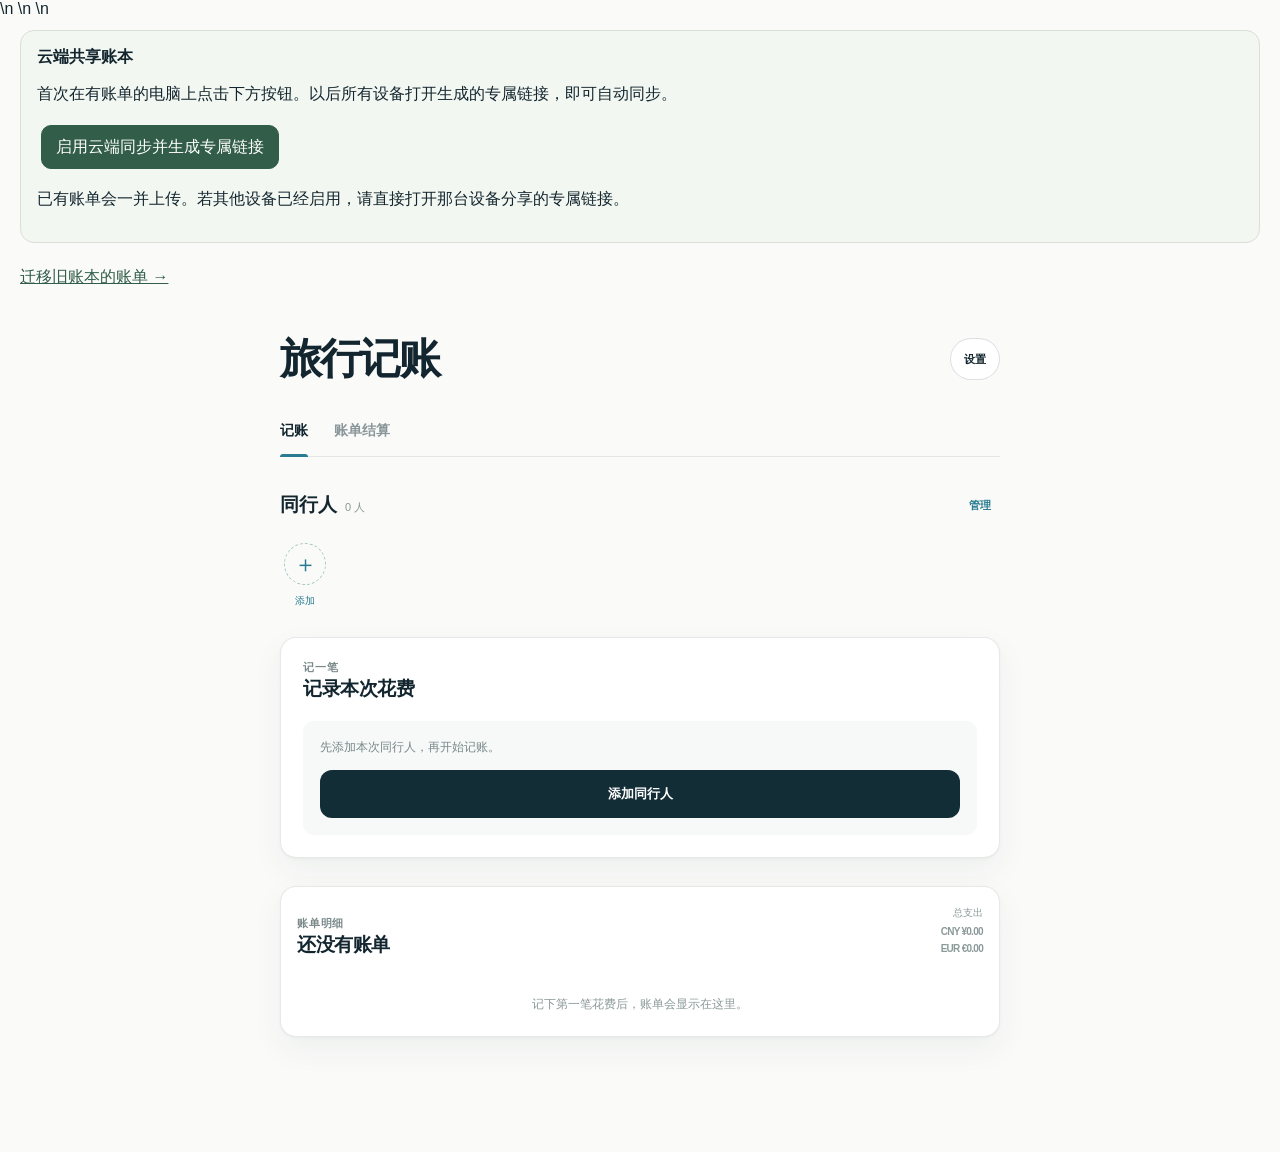
<file: index.html>
<!doctype html>
<html lang="zh-CN">
<head>
  <meta charset="utf-8">
  <meta name="viewport" content="width=device-width, initial-scale=1, viewport-fit=cover">
  <meta name="theme-color" content="#fafbf9">
  <meta name="format-detection" content="telephone=no">
  <meta name="apple-mobile-web-app-capable" content="yes">
  <meta name="apple-mobile-web-app-status-bar-style" content="default">
  <meta name="referrer" content="no-referrer">\n  <meta http-equiv="Cache-Control" content="no-cache, no-store, must-revalidate">\n  <meta http-equiv="Pragma" content="no-cache">\n  <meta http-equiv="Expires" content="0">
  <title>旅行记账</title>
  <link rel="stylesheet" href="./styles.css?v=20260922">
  <link rel="stylesheet" href="./ledger.css?v=20260922">
  <script src="./runtime-storage.js?v=20260922" defer></script>
  <script src="./ledger.js?v=cloud1" defer></script>
  <script src="./ledger-cloud-supabase.js?v=20260922-2" defer></script>
</head>
<body data-active-view="ledger">
  <main class="ledger-view" id="ledger-view">
<style>
#sync-panel{margin:12px 20px;padding:16px;border:1px solid #d8e0d8;border-radius:14px;background:#f3f7f1}
#sync-panel button{min-height:44px;padding:10px 14px;margin:4px;border:1px solid #315d49;border-radius:10px;background:#315d49;color:white;font:inherit;cursor:pointer;touch-action:manipulation}
#sync-panel button:disabled{opacity:.55}
#sync-link{box-sizing:border-box;width:100%;padding:12px;font:inherit}
</style>
<section id="sync-panel">
<strong>云端共享账本</strong><p id="sync-status" role="status">正在加载…</p>
<div id="sync-local"><button id="sync-create" type="button">启用云端同步并生成专属链接</button><p>已有账单会一并上传。若其他设备已经启用，请直接打开那台设备分享的专属链接。</p></div>
<div id="sync-connected" hidden><button id="sync-copy" type="button">复制专属链接 · 发到手机</button><button id="sync-reload" type="button">读取云端最新</button><input id="sync-link" hidden readonly aria-label="专属账本链接"><p>所有设备打开同一个专属链接，即可直接查看、编辑同一份云端账单。持有链接的人拥有读写权限，请私下分享。</p><small>保存成功后显示“已同步到云端”。空闲页面约每 8 秒自动读取其他设备的新修改，正在填写时不会打断。</small><details><summary>本设备管理</summary><button id="sync-disconnect" type="button">断开并查看原本地账本</button></details></div>
</section>
    <p style="padding:12px 20px;margin:0"><a href="./ledger-migrate.html" style="color:#315d49">迁移旧账本的账单 →</a></p>
    <div
      id="ledger-root"
      data-trip-id="italy-2026-10"
      data-ledger-persistence="local"
      aria-live="polite"></div>
  </main>
</body>
</html>
</file>
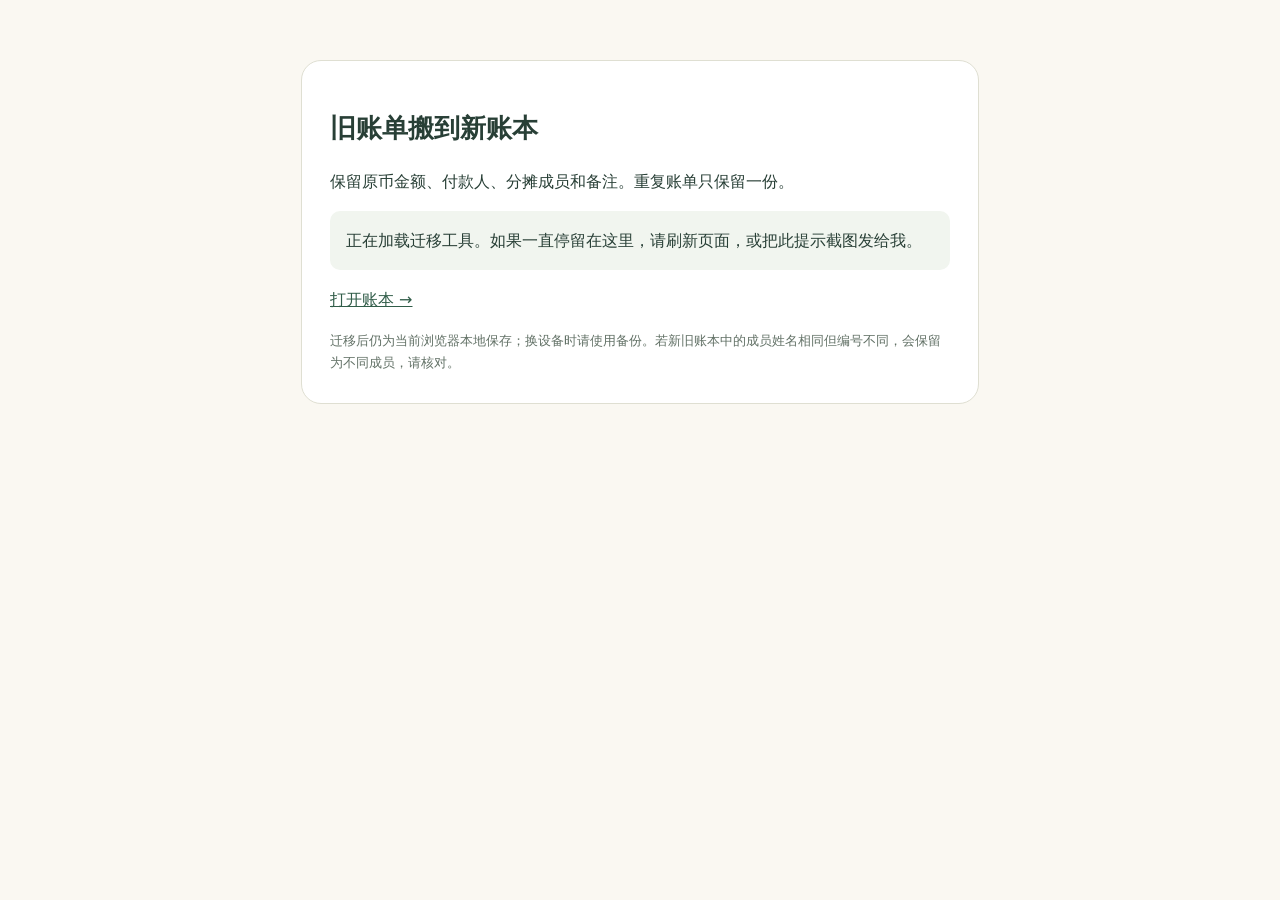
<file: ledger-migrate.html>
<!doctype html><html lang="zh-CN"><head><meta charset="utf-8"><meta name="viewport" content="width=device-width,initial-scale=1"><title>账单迁移</title><style>
body{font:16px/1.7 system-ui,sans-serif;background:#faf8f2;color:#283f36;margin:0;padding:24px}main{max-width:620px;margin:36px auto;padding:28px;background:white;border:1px solid #dfdfd2;border-radius:20px}h1{font-size:26px}button,.link{display:inline-block;background:#315d49;color:white;border:0;border-radius:10px;padding:12px 18px;margin:8px 8px 8px 0;font:inherit;cursor:pointer;text-decoration:none}a{color:#315d49}#status{white-space:pre-wrap;padding:16px;background:#f1f5ef;border-radius:10px}small{display:block;color:#627166}input{max-width:100%}[hidden]{display:none!important}
</style><script src="./ledger-migrate.js?v=2" defer></script></head><body><main><h1 id="title">旧账单搬到新账本</h1><p>保留原币金额、付款人、分摊成员和备注。重复账单只保留一份。</p><p id="status" role="status">正在加载迁移工具。如果一直停留在这里，请刷新页面，或把此提示截图发给我。</p>
<section id="source" hidden><button id="show-text">生成备份文本</button><div id="text-area" hidden><textarea id="transfer-text" readonly rows="8" style="width:100%;box-sizing:border-box" aria-label="旧账单备份文本"></textarea><button id="copy-text">复制全部文本</button><p><a class="link" href="https://nefertaly0217.github.io/travel-ledger/ledger-migrate.html?v=2">前往新账本粘贴 →</a></p></div><button id="send">发送到新账本</button><button id="download">下载旧账本备份</button><p><a href="https://nefertaly0217.github.io/travel-ledger/ledger-migrate.html" target="_blank" rel="noopener">打开新账本迁移页</a></p></section>
<section id="target" hidden><p><a class="link" href="https://travel.nefertaly0217.workers.dev/ledger-migrate.html?v=2">前往旧账本复制数据 →</a></p><label for="paste-text">粘贴旧账本的完整备份文本</label><textarea id="paste-text" rows="6" style="width:100%;box-sizing:border-box" placeholder="在旧账本点击“生成备份文本”，复制后粘贴到这里"></textarea><button id="read-text">读取粘贴的账单</button><hr><button id="open">读取旧账本</button><button id="import" hidden>确认迁移</button><details><summary>弹窗无法使用？用备份文件迁移</summary><p>在原来记账的浏览器中<a href="https://travel.nefertaly0217.workers.dev/ledger-migrate.html" target="_blank" rel="noopener">打开旧账本导出页</a>，下载备份，然后在这里选择文件。</p><input id="file" type="file" accept=".json,application/json"><small>备份文件包含账单资料，请自行保管。</small></details></section><p><a id="home" href="./#ledger">打开账本 →</a></p><small>迁移后仍为当前浏览器本地保存；换设备时请使用备份。若新旧账本中的成员姓名相同但编号不同，会保留为不同成员，请核对。</small></main></body></html>
</file>
<file: styles.css>
:root {
  --paper: #fafbf9;
  --surface: #ffffff;
  --ink: #13262f;
  --muted: #66757a;
  --line: #d7dfdc;
  --lake: #287b90;
  --lake-soft: #d9ebee;
  --safe-top: env(safe-area-inset-top, 0px);
  --safe-bottom: env(safe-area-inset-bottom, 0px);
}

* { box-sizing: border-box; }

html {
  min-height: 100%;
  background: var(--paper);
  scroll-behavior: smooth;
}

body {
  min-height: 100vh;
  min-height: 100dvh;
  margin: 0;
  color: var(--ink);
  background: var(--paper);
  font-family: -apple-system, BlinkMacSystemFont, "PingFang SC", "Hiragino Sans GB", "Microsoft YaHei", sans-serif;
  -webkit-font-smoothing: antialiased;
  -webkit-tap-highlight-color: transparent;
}

button, input, select { font: inherit; }
button { color: inherit; }
button, a { touch-action: manipulation; }

.ledger-view {
  min-height: 100vh;
  min-height: 100dvh;
}

.ledger-app {
  padding-top: max(30px, var(--safe-top));
}
</file>
<file: ledger.css>
/* Primary travel / ledger view switch. Ledger component styles follow below. */
[data-site-view][hidden] { display: none !important; }

.topbar .primary-navigation {
  display: flex;
  align-items: center;
  gap: 4px;
}

.travel-navigation { position: relative; }
.travel-navigation summary {
  position: relative;
  min-height: 44px;
  padding: 0 9px;
  display: inline-flex;
  align-items: center;
  gap: 4px;
  color: var(--muted);
  cursor: pointer;
  list-style: none;
  font-size: 12px;
  font-weight: 680;
}
.travel-navigation summary::-webkit-details-marker { display: none; }
.travel-navigation summary span { transition: transform .18s ease; }
.travel-navigation[open] summary span { transform: rotate(180deg); }
.travel-navigation summary[aria-current="page"],
.topbar .primary-navigation__ledger[aria-current="page"] { color: var(--ink); }
.travel-navigation summary[aria-current="page"]::after,
.topbar .primary-navigation__ledger[aria-current="page"]::after {
  content: "";
  position: absolute;
  left: 9px;
  right: 9px;
  bottom: 0;
  height: 2px;
  border-radius: 2px 2px 0 0;
  background: var(--lake);
}

.topbar .primary-navigation__ledger {
  position: relative;
  min-width: 44px;
  min-height: 44px;
  padding: 0 7px;
  display: inline-flex;
  align-items: center;
  justify-content: center;
  color: var(--muted);
  text-decoration: none;
  font-size: 12px;
  font-weight: 680;
}

.travel-navigation-menu {
  position: fixed;
  z-index: 40;
  top: calc(54px + var(--safe-top));
  left: 14px;
  right: 14px;
  width: min(420px, calc(100vw - 28px));
  margin-inline: auto;
  padding: 9px;
  display: grid;
  grid-template-columns: repeat(auto-fit, minmax(64px, 1fr));
  gap: 5px;
  border: 1px solid rgba(19, 38, 47, .1);
  border-radius: 15px;
  background: rgba(255, 255, 255, .97);
  box-shadow: 0 16px 44px rgba(19, 38, 47, .14);
  -webkit-backdrop-filter: blur(18px);
  backdrop-filter: blur(18px);
}

.topbar .travel-navigation-menu a {
  min-width: 0;
  min-height: 42px;
  padding: 0 6px;
  border-radius: 9px;
  color: #526166;
  background: #f4f7f5;
  font-size: 11px;
  font-weight: 690;
}
.topbar .travel-navigation-menu a:active { color: white; background: var(--ink); }

.ledger-view {
  min-height: calc(100vh - 48px);
  min-height: calc(100dvh - 48px);
  background: #fafbf9;
}
.ledger-view:not([hidden]) { animation: ledger-view-in .16s ease-out; }
body[data-active-view="ledger"] { background: #fafbf9; }
body[data-active-view="ledger"] .topbar { background: rgba(250, 251, 249, .93); }

@keyframes ledger-view-in {
  from { opacity: .45; transform: translateY(4px); }
  to { opacity: 1; transform: translateY(0); }
}

@media (max-width: 380px) {
  .wordmark span { display: none; }
  .travel-navigation summary { padding-inline: 7px; }
  .travel-navigation summary[aria-current="page"]::after { left: 7px; right: 7px; }
}

@media (prefers-reduced-motion: reduce) {
  .ledger-view:not([hidden]) { animation: none; }
}

/* Travel ledger: quiet white surfaces, circular people, and tabular totals. */
.ledger-app {
  width: min(100%, 720px);
  min-height: calc(100vh - 48px);
  min-height: calc(100dvh - 48px);
  margin: 0 auto;
  padding: 30px 18px calc(58px + var(--safe-bottom));
  color: var(--ink);
  font-variant-numeric: tabular-nums;
}
.ledger-app button, .ledger-app input, .ledger-app select { font-family: inherit; }
.ledger-app h1, .ledger-app h2, .ledger-app h3, .ledger-app p { margin: 0; }
.ledger-page-header { display: flex; align-items: center; justify-content: space-between; gap: 18px; }
.ledger-page-header h1 { font-size: clamp(30px, 9vw, 42px); line-height: 1; letter-spacing: -.055em; font-weight: 820; }
.ledger-header-actions { display: flex; align-items: center; gap: 5px; }
.ledger-text-button, .ledger-icon-button {
  min-height: 42px; padding: 0 9px; border: 0; border-radius: 9px;
  color: var(--lake); background: transparent; cursor: pointer; font-size: 11px; font-weight: 740;
}
.ledger-icon-button { padding: 0 13px; border: 1px solid rgba(19,38,47,.14); border-radius: 999px; color: var(--ink); background: #fff; }
.ledger-text-button:hover, .ledger-icon-button:hover { background: #edf5f4; }
.ledger-text-button:active, .ledger-icon-button:active, .ledger-primary-button:active, .ledger-secondary-button:active { transform: translateY(1px); }
.ledger-danger-button { color: #aa5d4d; }
.ledger-tabs { display: flex; gap: 26px; margin-top: 26px; border-bottom: 1px solid rgba(19,38,47,.1); }
.ledger-tab { position: relative; min-height: 50px; padding: 0; border: 0; color: #899598; background: transparent; cursor: pointer; font-size: 14px; font-weight: 740; }
.ledger-tab::after { content: ""; position: absolute; left: 0; right: 0; bottom: -1px; height: 3px; border-radius: 3px 3px 0 0; background: transparent; }
.ledger-tab.ledger-is-active { color: var(--ink); }
.ledger-tab.ledger-is-active::after { background: var(--lake); }
.ledger-live { min-height: 0; margin-top: 8px; color: var(--lake); font-size: 11px; line-height: 1.4; }
.ledger-live:empty { display: none; }
.ledger-tab-panel[hidden] { display: none; }
.ledger-section-heading { display: flex; align-items: flex-end; justify-content: space-between; gap: 14px; }
.ledger-section-heading h2 { margin-top: 4px; font-size: 19px; line-height: 1.2; letter-spacing: -.025em; font-weight: 790; }
.ledger-section-kicker { color: #7b898b; font-size: 11px; line-height: 1.3; font-weight: 760; letter-spacing: .07em; }
.ledger-soft-count { color: #8a9798; font-size: 11px; }

.ledger-members-strip { margin-top: 27px; }
.ledger-members-strip-heading { display: flex; align-items: center; justify-content: space-between; gap: 12px; }
.ledger-members-strip-heading > div { display: flex; align-items: baseline; gap: 8px; }
.ledger-members-strip-heading strong { font-size: 19px; font-weight: 790; }
.ledger-members-strip-heading span { color: #8a9798; font-size: 11px; }
.ledger-members-inline { display: flex; flex-wrap: wrap; gap: 18px 22px; margin-top: 17px; }
.ledger-person-static, .ledger-add-person { width: 50px; display: grid; justify-items: center; gap: 6px; color: #748184; font-size: 10px; text-align: center; }
.ledger-add-person { min-height: 67px; padding: 0; border: 0; color: var(--lake); background: transparent; cursor: pointer; }
.ledger-add-person > span { width: 42px; height: 42px; display: grid; place-items: center; border: 1px dashed #a7c4c8; border-radius: 50%; font-size: 23px; font-weight: 400; }
.ledger-add-person small { font-size: 10px; }
.ledger-avatar { --ledger-avatar-color: #287b90; width: 42px; height: 42px; display: inline-grid; flex: 0 0 auto; place-items: center; border-radius: 50%; color: #fff; background: var(--ledger-avatar-color); font-size: 17px; font-weight: 790; line-height: 1; }
.ledger-avatar-small { width: 28px; height: 28px; font-size: 11px; }
.ledger-avatar-tiny { width: 24px; height: 24px; font-size: 10px; }
.ledger-avatar-stack { display: inline-flex; align-items: center; }
.ledger-avatar-stack .ledger-avatar + .ledger-avatar { margin-left: -5px; border: 2px solid #fff; }

.ledger-entry-card, .ledger-list-section, .ledger-transfer-list, .ledger-member-stats-list, .ledger-stats-overview {
  border: 1px solid rgba(19,38,47,.1); border-radius: 16px; background: #fff;
  box-shadow: 0 12px 32px rgba(18,42,50,.055), 0 1px 3px rgba(18,42,50,.035);
}
.ledger-entry-card { margin-top: 27px; padding: 20px; }
.ledger-bill-form { margin-top: 19px; }
.ledger-amount-block { width: min(100%, 310px); display: grid; grid-template-columns: minmax(108px, 124px) minmax(0, 176px); align-items: start; gap: 10px; padding-bottom: 0; border-bottom: 0; }
.ledger-field, .ledger-fieldset { min-width: 0; margin: 0; padding: 0; border: 0; }
.ledger-field-label, .ledger-fieldset legend { display: block; margin-bottom: 7px; color: #788688; font-size: 11px; line-height: 1.3; font-weight: 720; }
.ledger-field-label small, .ledger-fieldset legend small { margin-left: 4px; color: #a1acad; font-size: 10px; font-weight: 560; }
.ledger-select, .ledger-input { width: 100%; min-height: 44px; border: 1px solid rgba(19,38,47,.13); border-radius: 10px; outline: 0; color: var(--ink); background: #fff; }
.ledger-select { padding: 0 10px; appearance: none; font-size: 12px; font-weight: 760; }
.ledger-input { padding: 0 12px; font-size: 13px; }
.ledger-input:focus, .ledger-select:focus, .ledger-amount-input:focus { border-color: #9fc4c9; box-shadow: 0 0 0 3px rgba(40,123,144,.1); }
.ledger-amount-input { width: 100%; min-width: 0; min-height: 44px; padding: 0; border: 0; outline: 0; color: var(--ink); background: transparent; text-align: right; font-size: clamp(28px, 9vw, 38px); font-weight: 780; letter-spacing: -.045em; }
.ledger-amount-input::placeholder { color: #b8c2c2; }
.ledger-converted-field { max-width: 310px; padding: 14px 0 0; border-bottom: 0; }
.ledger-converted-input-wrap { display: grid; grid-template-columns: auto 1fr; align-items: center; gap: 9px; }
.ledger-converted-code { color: var(--lake); font: 760 12px/1 ui-monospace, SFMono-Regular, Menlo, monospace; }
.ledger-converted-field .ledger-input { min-height: 35px; padding: 0; border: 0; color: var(--lake); font-size: 16px; font-weight: 750; }
.ledger-field-help { display: block; margin-top: 5px; color: #a0acad; font-size: 10px; }
.ledger-fieldset { margin-top: 18px; }
.ledger-category-grid { display: grid; grid-template-columns: repeat(6, minmax(0, 1fr)); gap: 5px; }
.ledger-category-choice { position: relative; min-height: 43px; display: grid; place-items: center; border: 1px solid transparent; border-radius: 9px; color: #768386; background: #f7f9f8; cursor: pointer; font-size: 10px; font-weight: 680; white-space: nowrap; }
.ledger-category-input, .ledger-person-input { position: absolute; width: 1px; height: 1px; opacity: 0; pointer-events: none; }
.ledger-category-choice:has(input:checked) { border-color: #c6dde0; color: var(--lake); background: #e7f2f3; }
.ledger-note-field, .ledger-date-field { display: grid; grid-template-columns: 88px minmax(0, 1fr); align-items: center; gap: 10px; padding: 14px 0 0; border-top: 0; }
.ledger-note-field .ledger-field-label, .ledger-date-field .ledger-field-label { margin: 0; }
.ledger-note-field .ledger-input, .ledger-date-field .ledger-input { min-height: 40px; box-sizing: border-box; border: 1px solid rgba(19,38,47,.13); border-radius: 10px; padding: 0 12px; text-align: left; color: var(--ink); background: #fff; font-size: 13px; }
.ledger-fieldset-heading { display: flex; align-items: center; justify-content: space-between; }
.ledger-fieldset-heading legend { margin-bottom: 0; }
.ledger-person-grid { display: grid; grid-template-columns: repeat(4, minmax(0, 1fr)); gap: 16px 8px; margin-top: 10px; }
.ledger-person-choice { min-width: 0; display: grid; justify-items: center; gap: 7px; cursor: pointer; color: #647275; text-align: center; }
.ledger-person-visual { position: relative; display: block; width: 44px; height: 44px; }
.ledger-person-visual .ledger-avatar { width: 44px; height: 44px; transition: opacity .15s ease, filter .15s ease, box-shadow .15s ease; }
.ledger-person-input:not(:checked) + .ledger-person-visual .ledger-avatar { opacity: .48; filter: saturate(.48); }
.ledger-person-input:checked + .ledger-person-visual .ledger-avatar { box-shadow: 0 0 0 2px #fff, 0 0 0 4px var(--lake); opacity: 1; filter: none; }
.ledger-person-check { position: absolute; right: -5px; bottom: -3px; width: 18px; height: 18px; display: none; place-items: center; border: 2px solid #fff; border-radius: 50%; color: #fff; background: var(--lake); font-size: 10px; font-weight: 800; }
.ledger-person-input:checked + .ledger-person-visual .ledger-person-check { display: grid; }
.ledger-person-name { max-width: 100%; overflow: hidden; font-size: 10px; text-overflow: ellipsis; white-space: nowrap; }
.ledger-split-summary { min-height: 18px; margin-top: 10px; color: #879496; font-size: 10px; }
.ledger-form-error { min-height: 19px; margin-top: 12px !important; color: #a64f40; font-size: 11px; line-height: 1.45; }
.ledger-primary-button, .ledger-secondary-button { min-height: 48px; border: 0; border-radius: 12px; cursor: pointer; font-size: 13px; font-weight: 760; }
.ledger-primary-button { width: 100%; margin-top: 7px; color: #fff; background: #132d37; }
.ledger-secondary-button { padding: 0 17px; color: #fff; background: var(--lake); }
.ledger-onboarding { margin-top: 20px; padding: 17px; border-radius: 11px; color: #788789; background: #f7f9f8; font-size: 12px; line-height: 1.5; }
.ledger-onboarding .ledger-primary-button { margin-top: 14px; }

.ledger-list-section { margin-top: 28px; overflow: hidden; }
.ledger-list-heading { padding: 19px 16px 15px; align-items: flex-end; }
.ledger-list-total { display: grid; justify-items: end; gap: 3px; }
.ledger-list-total span { color: #8c999a; font-size: 10px; }
.ledger-list-total strong { font-size: 21px; line-height: 1; letter-spacing: -.035em; }
.ledger-bill-row { position: relative; padding: 15px 16px 12px; border-top: 1px solid rgba(19,38,47,.1); }
.ledger-bill-main { display: flex; justify-content: space-between; gap: 12px; }
.ledger-bill-title-row { display: flex; align-items: center; gap: 8px; min-width: 0; }
.ledger-category-mark { width: 7px; height: 7px; flex: 0 0 7px; border-radius: 50%; background: var(--lake); }
.ledger-category-mark[data-ledger-category="餐饮"] { background: #d46f47; }
.ledger-category-mark[data-ledger-category="交通"] { background: #4c8da0; }
.ledger-category-mark[data-ledger-category="住宿"] { background: #7f72a9; }
.ledger-category-mark[data-ledger-category="门票"] { background: #bd8a36; }
.ledger-category-mark[data-ledger-category="购物"] { background: #608967; }
.ledger-bill-title-row h3 { font-size: 14px; font-weight: 760; }
.ledger-bill-title-row p { margin-top: 4px; color: #95a0a1; font-size: 10px; }
.ledger-bill-amount { display: grid; justify-items: end; gap: 3px; text-align: right; }
.ledger-bill-amount strong { font-size: 16px; font-weight: 760; }
.ledger-bill-amount span { color: var(--lake); font-size: 10px; }
.ledger-bill-people { display: flex; flex-wrap: wrap; justify-content: space-between; gap: 8px 14px; margin-top: 11px; color: #98a4a5; font-size: 10px; }
.ledger-bill-payer, .ledger-bill-participants { display: inline-flex; align-items: center; gap: 5px; min-width: 0; }
.ledger-bill-payer b, .ledger-bill-participants b { color: #6f7d7f; font-weight: 680; }
.ledger-row-actions { display: flex; justify-content: flex-end; gap: 4px; margin-top: 3px; }
.ledger-row-actions .ledger-text-button { min-height: 28px; padding-inline: 5px; font-size: 10px; }
.ledger-empty-state { padding: 23px 16px; color: #8b9899; font-size: 12px; line-height: 1.5; text-align: center; }

.ledger-stats-overview { margin-top: 28px; padding: 18px 20px; }
.ledger-stats-overview h2 { margin-top: 7px; font-size: clamp(26px, 8vw, 32px); line-height: 1; letter-spacing: -.045em; }
.ledger-stats-overview > span { display: block; margin-top: 8px; color: #899697; font-size: 10px; }
.ledger-settlement-section, .ledger-member-stats-section { margin-top: 30px; }
.ledger-transfer-list { margin-top: 14px; overflow: hidden; }
.ledger-transfer-row { min-height: 76px; display: grid; grid-template-columns: 42px minmax(0, 1fr) auto; align-items: center; gap: 11px; padding: 12px 16px; border-top: 1px solid rgba(19,38,47,.1); }
.ledger-transfer-row:first-child { border-top: 0; }
.ledger-transfer-person { display: contents; }
.ledger-transfer-person > span { min-width: 0; display: grid; gap: 5px; }
.ledger-transfer-person strong { overflow: hidden; font-size: 14px; font-weight: 760; text-overflow: ellipsis; white-space: nowrap; }
.ledger-transfer-person small { color: #8a9899; font-size: 10px; }
.ledger-transfer-person small::first-letter { color: #8a9899; }
.ledger-transfer-target { align-self: end; margin-bottom: 5px; opacity: .9; }
.ledger-transfer-amount { white-space: nowrap; font-size: 17px; font-weight: 780; }
.ledger-member-stats-list { margin-top: 14px; overflow: hidden; }
.ledger-member-stat { border-top: 1px solid rgba(19,38,47,.1); }
.ledger-member-stat:first-child { border-top: 0; }
.ledger-member-stat-summary { min-height: 72px; display: flex; align-items: center; justify-content: space-between; gap: 14px; padding: 14px 16px; list-style: none; cursor: pointer; }
.ledger-member-stat-summary::-webkit-details-marker { display: none; }
.ledger-member-identity { display: inline-flex; align-items: center; gap: 11px; min-width: 0; }
.ledger-member-identity strong { overflow: hidden; font-size: 14px; text-overflow: ellipsis; white-space: nowrap; }
.ledger-member-net { display: grid; justify-items: end; gap: 3px; }
.ledger-member-net small { color: #9aa7a8; font-size: 9px; }
.ledger-member-net strong { white-space: nowrap; font-size: 15px; }
.ledger-positive strong { color: var(--lake); }
.ledger-negative strong { color: #c66b46; }
.ledger-neutral strong { color: #869394; }
.ledger-member-stat-body { padding: 0 16px 15px; }
.ledger-member-metrics { display: grid; grid-template-columns: repeat(3, minmax(0, 1fr)); gap: 8px; margin: 0; padding: 12px 0; border-top: 1px solid rgba(19,38,47,.08); }
.ledger-member-metrics div { display: grid; gap: 5px; }
.ledger-member-metrics dt { color: #9aa7a8; font-size: 9px; }
.ledger-member-metrics dd { margin: 0; font-size: 14px; font-weight: 730; }
.ledger-member-metrics dd.ledger-positive { color: var(--lake); }
.ledger-member-metrics dd.ledger-negative { color: #c66b46; }
.ledger-member-metrics dd.ledger-neutral { color: #869394; }
.ledger-member-bills { display: grid; gap: 0; }
.ledger-member-bill { display: flex; justify-content: space-between; gap: 10px; padding: 8px 0; border-top: 1px solid rgba(19,38,47,.07); color: #849193; font-size: 10px; }
.ledger-member-empty { color: #95a1a2; font-size: 10px; }

.ledger-dialog { width: min(calc(100% - 28px), 560px); max-height: min(86dvh, 760px); margin: auto; padding: 0; overflow: hidden; border: 1px solid rgba(19,38,47,.1); border-radius: 20px; color: var(--ink); background: #fff; box-shadow: 0 22px 70px rgba(19,38,47,.2); }
.ledger-dialog::backdrop { background: rgba(19,38,47,.28); backdrop-filter: blur(3px); }
.ledger-dialog-header { display: flex; align-items: flex-start; justify-content: space-between; gap: 14px; padding: 22px 20px 15px; border-bottom: 1px solid rgba(19,38,47,.08); }
.ledger-dialog-header h2 { margin-top: 5px; font-size: 21px; letter-spacing: -.035em; }
.ledger-dialog-close { width: 38px; height: 38px; flex: 0 0 38px; border: 0; border-radius: 50%; color: #617174; background: #f1f5f3; cursor: pointer; font-size: 23px; line-height: 1; }
.ledger-dialog-body { padding: 16px 20px 21px; overflow: auto; }
.ledger-dialog-empty { padding: 13px 0; color: #8d9a9b; font-size: 12px; }
.ledger-member-edit-list { display: grid; gap: 9px; }
.ledger-member-edit-row { display: grid; grid-template-columns: 42px minmax(0, 1fr) 36px auto auto; align-items: center; gap: 8px; }
.ledger-member-edit-row .ledger-input { min-height: 42px; }
.ledger-color-picker { width: 34px; height: 34px; display: block; overflow: hidden; border: 2px solid #fff; border-radius: 50%; box-shadow: 0 0 0 1px rgba(19,38,47,.14); cursor: pointer; }
.ledger-color-picker input { width: 42px; height: 42px; margin: -5px; padding: 0; border: 0; cursor: pointer; }
.ledger-member-edit-row .ledger-text-button, .ledger-member-edit-row .ledger-icon-button { min-height: 38px; padding-inline: 5px; font-size: 10px; }
.ledger-add-member-form { display: grid; grid-template-columns: 42px minmax(0, 1fr) 34px auto; align-items: end; gap: 8px; margin-top: 18px; padding-top: 17px; border-top: 1px solid rgba(19,38,47,.1); }
.ledger-add-member-preview { width: 42px; height: 42px; display: grid; place-items: center; border-radius: 50%; color: white; background: var(--ledger-avatar-color); font-size: 17px; font-weight: 790; }
.ledger-add-member-name .ledger-field-label { margin-bottom: 6px; }
.ledger-add-member-form .ledger-input { min-height: 42px; }
.ledger-dialog-note { margin-top: 13px; color: #93a0a1; font-size: 10px; line-height: 1.5; }
.ledger-setting-group + .ledger-setting-group { margin-top: 23px; padding-top: 20px; border-top: 1px solid rgba(19,38,47,.1); }
.ledger-setting-heading { display: flex; align-items: flex-start; justify-content: space-between; gap: 12px; }
.ledger-setting-heading h3 { font-size: 14px; font-weight: 760; }
.ledger-setting-heading p { margin-top: 5px; color: #8d9a9b; font-size: 10px; }
.ledger-currency-select-button { width: 100%; min-height: 64px; display: grid; grid-template-columns: 48px minmax(0, 1fr) auto; align-items: center; gap: 10px; margin-top: 12px; padding: 0 14px; border: 1px solid rgba(19,38,47,.11); border-radius: 12px; color: var(--ink); background: #fff; cursor: pointer; text-align: left; }
.ledger-currency-select-button:disabled { opacity: .7; cursor: not-allowed; }
.ledger-currency-select-button .ledger-currency-symbol { color: var(--lake); font-size: 17px; font-weight: 780; }
.ledger-currency-select-button strong, .ledger-currency-select-button small { display: block; }
.ledger-currency-select-button strong { font-size: 12px; }
.ledger-currency-select-button small { margin-top: 4px; color: #8c999a; font-size: 10px; }
.ledger-setting-note { margin-top: 7px; color: #a16a5a; font-size: 10px; line-height: 1.45; }
.ledger-currency-chips { display: flex; flex-wrap: wrap; gap: 7px; margin-top: 13px; }
.ledger-currency-chip { min-height: 31px; display: inline-flex; align-items: center; gap: 6px; padding: 0 7px 0 10px; border: 1px solid rgba(19,38,47,.12); border-radius: 999px; color: #687779; background: #fafcfb; font-size: 11px; }
.ledger-currency-chip b { color: var(--lake); font: 750 10px/1 ui-monospace, SFMono-Regular, Menlo, monospace; }
.ledger-currency-chip button { width: 24px; height: 24px; padding: 0; border: 0; border-radius: 50%; color: #93a0a1; background: transparent; cursor: pointer; font-size: 16px; }
.ledger-currency-search { display: grid; grid-template-columns: 23px 1fr; align-items: center; gap: 8px; min-height: 48px; padding: 0 13px; border: 1px solid #b9d0d4; border-radius: 13px; background: #f7fbfa; color: var(--lake); }
.ledger-currency-search > span:not(.ledger-visually-hidden) { font-size: 23px; line-height: 1; }
.ledger-currency-search .ledger-input { min-height: 44px; padding: 0; border: 0; background: transparent; font-size: 13px; }
.ledger-search-help { margin-top: 9px; color: #9aa7a8; font-size: 10px; }
.ledger-currency-results { display: grid; gap: 7px; margin-top: 14px; max-height: 49dvh; overflow: auto; }
.ledger-currency-result { min-height: 68px; display: grid; grid-template-columns: 50px minmax(0, 1fr) auto; align-items: center; gap: 8px; padding: 0 10px; border: 1px solid rgba(19,38,47,.1); border-radius: 12px; color: var(--ink); background: #fff; cursor: pointer; text-align: left; }
.ledger-currency-result:disabled { opacity: .55; cursor: not-allowed; }
.ledger-currency-result > .ledger-currency-symbol { color: var(--lake); font: 760 13px/1 ui-monospace, SFMono-Regular, Menlo, monospace; }
.ledger-currency-result-name strong, .ledger-currency-result-name small { display: block; }
.ledger-currency-result-name strong { font-size: 13px; }
.ledger-currency-result-name small { margin-top: 4px; color: #8b9899; font-size: 10px; }
.ledger-currency-result-state { color: #839091; font-size: 10px; }
.ledger-currency-result.ledger-is-selected .ledger-currency-result-state { color: var(--lake); font-weight: 740; }
.ledger-currency-empty { padding: 27px 10px; color: #8b9899; text-align: center; }
.ledger-currency-empty p { font-size: 12px; }
.ledger-currency-empty small { display: block; margin-top: 7px; font-size: 10px; }
.ledger-visually-hidden { position: absolute !important; width: 1px !important; height: 1px !important; padding: 0 !important; margin: -1px !important; overflow: hidden !important; clip: rect(0,0,0,0) !important; white-space: nowrap !important; border: 0 !important; }

@media (min-width: 700px) {
  .ledger-app { padding: 38px 0 74px; }
  .ledger-entry-card { padding: 22px; }
  .ledger-dialog { margin: auto; }
}
@media (max-width: 420px) {
  .ledger-page-header { align-items: flex-start; }
  .ledger-header-actions { flex-direction: column-reverse; align-items: flex-end; gap: 0; }
  .ledger-header-actions .ledger-text-button { min-height: 31px; }
  .ledger-entry-card { padding: 17px 15px; }
  .ledger-note-field, .ledger-date-field { grid-template-columns: 76px minmax(0, 1fr); gap: 8px; }
  .ledger-member-edit-row { grid-template-columns: 36px minmax(0, 1fr) 32px auto; }
  .ledger-member-edit-row .ledger-icon-button { grid-column: 4; grid-row: 1; }
  .ledger-member-edit-row .ledger-text-button { grid-column: 4; grid-row: 2; }
  .ledger-add-member-form { grid-template-columns: 42px minmax(0, 1fr) 34px; }
  .ledger-add-member-form .ledger-secondary-button { grid-column: 2 / -1; }
}
@media (max-width: 360px) {
  .ledger-member-metrics { gap: 5px; }
  .ledger-member-metrics dd { font-size: 13px; }
  .ledger-member-metrics dt { font-size: 8px; }
}
@media (prefers-reduced-motion: reduce) {
  .ledger-person-visual .ledger-avatar { transition: none; }
}

/* Final ledger refinements. */
.ledger-currency-dropdown { position: relative; }
.ledger-currency-dropdown summary { min-height: 44px; display: flex; align-items: center; justify-content: space-between; gap: 6px; padding: 0 11px; border: 1px solid rgba(19,38,47,.16); border-radius: 11px; color: var(--ink); background: #fbfcfb; cursor: pointer; list-style: none; font-size: 12px; font-weight: 760; }
.ledger-currency-dropdown summary::-webkit-details-marker { display: none; }
.ledger-currency-dropdown[open] summary { border-color: #9fc4c9; box-shadow: 0 0 0 3px rgba(40,123,144,.1); }
.ledger-currency-dropdown summary > span:last-child { color: #879596; font-size: 13px; }
.ledger-currency-menu { position: absolute; z-index: 6; top: calc(100% + 6px); left: 0; right: 0; display: grid; gap: 3px; max-height: 220px; padding: 6px; overflow: auto; border: 1px solid rgba(19,38,47,.12); border-radius: 12px; background: #fff; box-shadow: 0 14px 32px rgba(19,38,47,.14); }
.ledger-currency-option { min-height: 38px; display: grid; grid-template-columns: 42px 1fr; align-items: center; gap: 7px; padding: 0 8px; border: 0; border-radius: 8px; color: var(--ink); background: transparent; cursor: pointer; text-align: left; font-size: 11px; }
.ledger-currency-option:hover, .ledger-currency-option[aria-current="true"] { color: var(--lake); background: #e7f2f3; }
.ledger-currency-option b { font: 760 10px/1 ui-monospace, SFMono-Regular, Menlo, monospace; }
.ledger-currency-option span { overflow: hidden; text-overflow: ellipsis; white-space: nowrap; }
.ledger-field-amount .ledger-amount-input { min-height: 44px; padding: 0 12px; border: 1px solid rgba(19,38,47,.16); border-radius: 11px; background: #fbfcfb; }
.ledger-converted-field { padding-top: 14px; padding-bottom: 0; }
.ledger-converted-input-wrap { padding: 0 12px; border: 1px solid rgba(19,38,47,.15); border-radius: 11px; background: #fbfcfb; }
.ledger-converted-field .ledger-input { border: 0 !important; background: transparent; }
.ledger-person-grid { grid-template-columns: repeat(6, minmax(0, 1fr)); gap: 15px 4px; }
.ledger-person-choice { width: 48px; justify-self: start; }
.ledger-members-inline { gap: 16px 14px; }
.ledger-member-edit-row-static { grid-template-columns: 42px minmax(0, 1fr) auto; gap: 8px; }
.ledger-member-edit-row-static strong { min-width: 0; overflow: hidden; font-size: 13px; text-overflow: ellipsis; white-space: nowrap; }
.ledger-member-edit-actions { display: inline-flex; align-items: center; gap: 2px; }
.ledger-member-edit-actions .ledger-text-button, .ledger-member-edit-actions .ledger-icon-button { min-height: 36px; padding-inline: 7px; font-size: 10px; }
.ledger-member-edit-row-is-open { grid-template-columns: 42px minmax(0, 1fr) 34px auto auto; gap: 7px; }

/* Keep the amount controls calm and aligned on the same baseline. */
.ledger-currency-dropdown summary,
.ledger-field-amount .ledger-amount-input { min-height: 44px; box-sizing: border-box; font-size: 13px; font-weight: 720; letter-spacing: 0; }
.ledger-field-amount .ledger-amount-input { padding: 0 12px; text-align: right; }
[data-ledger-currency-display] { min-width: 0; overflow: hidden; text-overflow: ellipsis; white-space: nowrap; }
.ledger-currency-dropdown summary > span:first-child { flex: 1 1 auto; }
.ledger-currency-dropdown .ledger-currency-menu { right: auto; width: min(180px, calc(100vw - 66px)); }
/* The note occupies the secondary line in each bill and is always editable. */
.ledger-bill-main { display: grid; grid-template-columns: minmax(0, 1fr) auto; align-items: start; }
.ledger-bill-title-row > div { min-width: 0; }
.ledger-bill-amount strong,
.ledger-bill-amount span { white-space: nowrap; }
.ledger-bill-note-trigger { width: 100%; min-height: 34px; display: flex; align-items: center; gap: 2px; min-width: 0; margin-top: 1px; padding: 3px 0; border: 0; border-radius: 6px; color: #778789; background: transparent; cursor: text; text-align: left; font-size: 10px; line-height: 1.4; }
.ledger-bill-note-trigger span:first-child { flex: 0 0 auto; color: #95a0a1; }
.ledger-bill-note-trigger span:last-child { min-width: 0; overflow: hidden; color: #5f7275; text-overflow: ellipsis; white-space: nowrap; }
.ledger-bill-note-trigger:hover { background: #f5f8f7; }
.ledger-bill-note-trigger:focus-visible { outline: 2px solid #9fc4c9; outline-offset: 2px; }
.ledger-bill-note-form { min-width: 0; display: grid; grid-template-columns: auto minmax(68px, 1fr) 30px 30px; align-items: center; gap: 4px; margin-top: 3px; color: #95a0a1; font-size: 10px; }
.ledger-bill-note-form input { width: 100%; min-width: 0; height: 32px; box-sizing: border-box; padding: 0 8px; border: 1px solid #b8ced1; border-radius: 7px; outline: 0; color: var(--ink); background: #fff; font: inherit; }
.ledger-bill-note-form input:focus { border-color: var(--lake); box-shadow: 0 0 0 2px rgba(40,123,144,.09); }
.ledger-bill-note-form button { width: 30px; height: 32px; display: grid; place-items: center; padding: 0; border: 0; border-radius: 7px; color: var(--lake); background: #edf5f4; cursor: pointer; font-size: 13px; }
.ledger-bill-note-form button:last-child { color: #879596; background: #f3f5f4; }
.ledger-bill-note-form.ledger-is-saving { opacity: .6; }
.ledger-bill-date { margin-top: 4px; color: #95a0a1; font-size: 10px; line-height: 1.4; }
.ledger-member-edit-row-is-open .ledger-text-button, .ledger-member-edit-row-is-open .ledger-icon-button { min-height: 36px; padding-inline: 6px; font-size: 10px; }
.ledger-currency-search .ledger-input { appearance: none; -webkit-appearance: none; border: 0 !important; outline: 0; box-shadow: none !important; background: transparent !important; }

.ledger-transfer-list, .ledger-member-stats-list { display: grid; gap: 10px; border: 0; border-radius: 0; background: transparent; box-shadow: none; overflow: visible; }
.ledger-transfer-row { min-height: 84px; grid-template-columns: 42px minmax(0, 1fr) auto; border: 1px solid rgba(19,38,47,.08); border-radius: 17px; background: #fff; box-shadow: 0 10px 26px rgba(18,42,50,.05); }
.ledger-transfer-row + .ledger-transfer-row { border-top: 1px solid rgba(19,38,47,.08); }
.ledger-transfer-amount { color: #b04439; font-size: 19px; }
.ledger-member-stat { border: 1px solid rgba(19,38,47,.08); border-radius: 17px; background: #fff; box-shadow: 0 10px 26px rgba(18,42,50,.05); overflow: hidden; }
.ledger-member-stat + .ledger-member-stat { border-top: 1px solid rgba(19,38,47,.08); }
.ledger-member-stat-summary { min-height: 78px; padding: 14px 17px; }
.ledger-member-chevron { color: #172d34; font-size: 27px; font-weight: 300; line-height: 1; transform: translateY(-1px); }
.ledger-member-stat[open] .ledger-member-chevron { transform: rotate(90deg); }
.ledger-member-stat-body { padding: 0 17px 17px; }
.ledger-member-metrics { padding-top: 14px; }

@media (max-width: 420px) {
  .ledger-person-grid { grid-template-columns: repeat(6, minmax(0, 1fr)); gap-inline: 1px; }
  .ledger-person-choice { width: 46px; }
  .ledger-member-edit-row { grid-template-columns: 36px minmax(0, 1fr) auto; gap: 6px; }
  .ledger-member-edit-row-is-open { grid-template-columns: 36px minmax(0, 1fr) 31px auto auto; }
  .ledger-member-edit-row .ledger-avatar { width: 36px; height: 36px; font-size: 14px; }
  .ledger-member-edit-row-static .ledger-member-edit-actions { gap: 0; }
  .ledger-member-edit-actions .ledger-text-button, .ledger-member-edit-actions .ledger-icon-button { padding-inline: 4px; }
}

.ledger-exchange-panel {background: #eef3ec; border-radius: 16px; padding: 20px; margin-bottom: 24px; overflow-wrap: anywhere;}
.ledger-exchange-panel h3 {font-size: 16px; margin: 8px 0;}
.ledger-exchange-panel p {font-size: 14px; line-height: 1.7;}
.ledger-original-total {display: block; font-size: 18px; line-height: 1.7;}

/* Manual FX controls and readable per-person purchase / split detail. */
.ledger-exchange-row{margin-top:10px;padding:12px 0;border-top:1px solid rgba(19,38,47,.08)}
.ledger-exchange-current{display:flex;align-items:center;gap:8px;flex-wrap:wrap}.ledger-exchange-current strong{font-size:15px}.ledger-exchange-current span{padding:3px 7px;border-radius:999px;color:#6f5a43;background:#f3e5d2;font-size:9px;font-weight:800}
.ledger-exchange-row>small{display:block;margin-top:4px;color:#879394;font-size:10px}.ledger-exchange-actions{display:flex;gap:4px;flex-wrap:wrap;margin-top:5px}
.ledger-manual-rate-form{margin-top:8px;padding:10px;border:1px dashed rgba(40,123,144,.24);border-radius:12px;background:rgba(255,255,255,.65)}
.ledger-manual-rate-form label{display:grid;grid-template-columns:auto minmax(90px,150px) auto;align-items:center;gap:8px;color:#647274;font-size:11px;font-weight:730}.ledger-manual-rate-form .ledger-input{min-height:38px;text-align:right}.ledger-manual-rate-form .ledger-secondary-button{min-height:38px;margin-top:8px}
.ledger-member-bills>h4{margin:12px 0 4px;color:#748184;font-size:10px;font-weight:780;letter-spacing:.04em}
.ledger-member-bill{display:block;padding:10px 0;color:#687578;font-size:10px}.ledger-member-bill__heading{display:flex;align-items:flex-start;justify-content:space-between;gap:10px}.ledger-member-bill__heading span,.ledger-member-bill__heading strong,.ledger-member-bill__heading small{display:block}.ledger-member-bill__heading strong{color:#344447;font-size:11px;line-height:1.35}.ledger-member-bill__heading small{margin-top:3px;color:#96a0a1;font-size:9px}.ledger-member-bill__heading em{flex:0 0 auto;padding:3px 6px;border-radius:999px;color:#49705b;background:#e7f0e7;font-size:8px;font-style:normal;font-weight:800}
.ledger-member-bill__amounts{display:grid;gap:3px;margin-top:7px;padding-left:10px;border-left:2px solid rgba(40,123,144,.18)}.ledger-member-bill__amounts span{color:#778487}.ledger-member-bill__amounts strong{color:var(--ink);font-size:10px}


/* Ledger backup controls */
.ledger-backup-group{padding-bottom:4px}
.ledger-backup-actions{display:grid;grid-template-columns:1fr 1fr;gap:10px;margin-top:10px}
.ledger-backup-actions .ledger-secondary-button{min-height:44px}
.ledger-backup-note{margin-top:10px!important;line-height:1.55}
@media(max-width:420px){
  .ledger-backup-actions{grid-template-columns:1fr}
}
</file>
